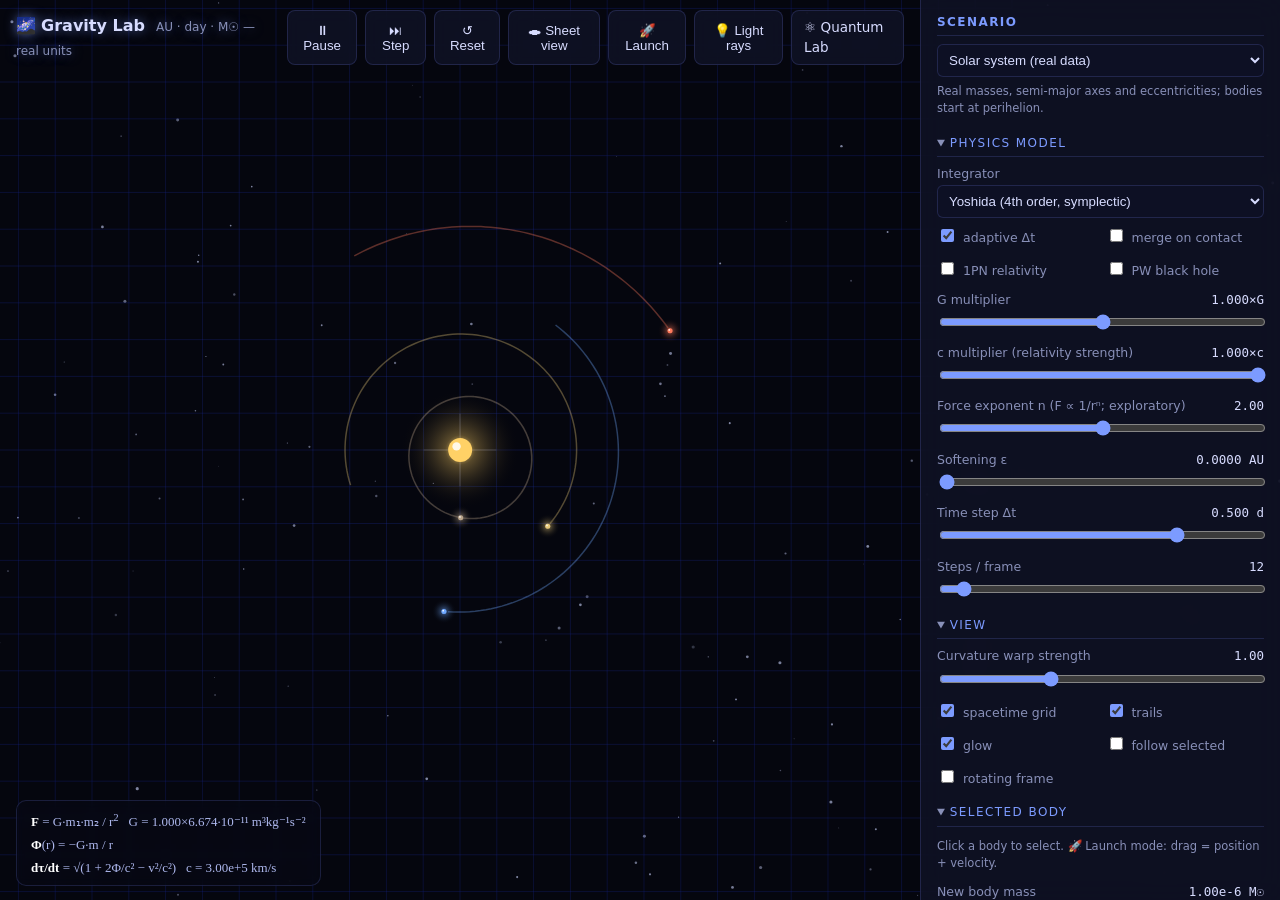
<file: index.html>
<!DOCTYPE html>
<html lang="en">
<head>
<meta charset="UTF-8">
<meta name="viewport" content="width=device-width, initial-scale=1.0">
<title>Gravity Lab — Spacetime Curvature Instrument</title>
<link rel="stylesheet" href="style.css">
</head>
<body>
<div id="app">

  <canvas id="sim"></canvas>

  <header id="topbar">
    <div class="brand">🌌 <b>Gravity Lab</b> <span class="sub">AU · day · M☉ — real units</span></div>
    <div class="toolbar">
      <button id="btnPlay"  class="tb" title="Play / pause (Space)">⏸ Pause</button>
      <button id="btnStep"  class="tb" title="Single step">⏭ Step</button>
      <button id="btnReset" class="tb" title="Reset current scenario">↺ Reset</button>
      <button id="btnView"  class="tb" title="Toggle 2D / 3D sheet view">🕳 Sheet view</button>
      <button id="btnLaunch" class="tb toggle" title="When on: drag on canvas to launch a new body">🚀 Launch</button>
      <button id="btnLight" class="tb" title="Emit a fan of light rays across the view (weak-field deflection, GR factor 2)">💡 Light rays</button>
      <a class="tb" href="quantum.html" title="The quantum-mechanics instrument: Schrödinger equation, solved live">⚛ Quantum Lab</a>
    </div>
  </header>

  <div id="eqbar">
    <span id="eqForce"></span>
    <span id="eqPot"></span>
    <span id="eqDil"></span>
  </div>

  <aside id="panel">

    <section>
      <h2>Scenario</h2>
      <select id="preset">
        <option value="solar">Solar system (real data)</option>
        <option value="mercury">Mercury precession (GR test)</option>
        <option value="s2">S2 around Sgr A* (real orbit)</option>
        <option value="isco">Black hole ISCO (Paczyński–Wiita)</option>
        <option value="trojans">Sun–Jupiter Trojans (L4/L5)</option>
        <option value="binary">Binary stars + planet</option>
        <option value="figure8">Three-body figure-8</option>
        <option value="accretion">Planetesimal accretion (seeded)</option>
        <option value="empty">Empty space (build your own)</option>
      </select>
      <p id="presetInfo" class="hint"></p>
    </section>

    <details open>
      <summary>Physics model</summary>
      <label>Integrator</label>
      <select id="integrator">
        <option value="verlet">Velocity Verlet (2nd order, symplectic)</option>
        <option value="yoshida4">Yoshida (4th order, symplectic)</option>
        <option value="rk4">Runge–Kutta 4 (use for GR forces)</option>
        <option value="euler">Symplectic Euler (1st order)</option>
      </select>
      <div class="checks">
        <label><input type="checkbox" id="cAdaptive" checked> adaptive Δt</label>
        <label><input type="checkbox" id="cMerge"> merge on contact</label>
        <label title="Pairwise EIH first post-Newtonian correction — gives perihelion precession"><input type="checkbox" id="cPN1"> 1PN relativity</label>
        <label title="Paczyński–Wiita potential −GM/(r−rₛ) for the heaviest body — real ISCO at 6GM/c²"><input type="checkbox" id="cPW"> PW black hole</label>
      </div>

      <label>G multiplier <output id="oG"></output></label>
      <input type="range" id="sG" min="-2" max="2" step="0.01" value="0">

      <label>c multiplier (relativity strength) <output id="oC"></output></label>
      <input type="range" id="sC" min="-3" max="0" step="0.01" value="0">

      <label>Force exponent n (F ∝ 1/rⁿ; exploratory) <output id="oN"></output></label>
      <input type="range" id="sN" min="1" max="3" step="0.01" value="2">

      <label>Softening ε <output id="oEps"></output></label>
      <input type="range" id="sEps" min="0" max="0.05" step="0.0005" value="0">

      <label>Time step Δt <output id="oDt"></output></label>
      <input type="range" id="sDt" min="-4" max="1" step="0.01">

      <label>Steps / frame <output id="oSub"></output></label>
      <input type="range" id="sSub" min="1" max="200" step="1" value="12">
    </details>

    <details open>
      <summary>View</summary>
      <label>Curvature warp strength <output id="oWarp"></output></label>
      <input type="range" id="sWarp" min="0" max="3" step="0.01" value="1">
      <div class="checks">
        <label><input type="checkbox" id="cGrid"  checked> spacetime grid</label>
        <label><input type="checkbox" id="cTrail" checked> trails</label>
        <label><input type="checkbox" id="cGlow"  checked> glow</label>
        <label><input type="checkbox" id="cFollow"> follow selected</label>
        <label title="Co-rotating frame of the two heaviest bodies; shows Lagrange points L1–L5 and the effective potential"><input type="checkbox" id="cRot"> rotating frame</label>
      </div>
    </details>

    <details open>
      <summary>Selected body</summary>
      <div id="selInfo" class="mono"></div>
      <div id="editor" style="display:none">
        <h3 id="eName"></h3>
        <div class="editgrid">
          <label>m (M☉)</label><input id="eM"  data-bodyfield="1" type="text">
          <label>x (AU)</label><input id="eX"  data-bodyfield="1" type="text">
          <label>y (AU)</label><input id="eY"  data-bodyfield="1" type="text">
          <label>vx (AU/d)</label><input id="eVx" data-bodyfield="1" type="text">
          <label>vy (AU/d)</label><input id="eVy" data-bodyfield="1" type="text">
        </div>
        <div class="btnrow">
          <button id="btnApplyBody" class="tb small">Apply</button>
          <button id="btnDelBody" class="tb small">Delete body</button>
        </div>
      </div>
      <p class="hint">Click a body to select. 🚀 Launch mode: drag = position + velocity.</p>
      <label>New body mass <output id="oM"></output></label>
      <input type="range" id="sM" min="-8" max="2" step="0.01" value="-6">
    </details>

    <details open>
      <summary>Diagnostics &amp; graphs</summary>
      <div id="readout" class="mono"></div>
      <h3>Energy <span class="hint">KE · PE · total (M☉AU²/d²)</span></h3>
      <canvas id="gEnergy" width="300" height="100"></canvas>
      <h3>Conservation <span class="hint">log₁₀|drift|: E · L · p</span></h3>
      <canvas id="gCons" width="300" height="100"></canvas>
      <h3>Curvature slice <span class="hint">Φ(x) · 1−dτ/dt</span></h3>
      <canvas id="gCurv" width="300" height="100"></canvas>
      <h3>Kepler test <span class="hint">measured T vs a (log–log)</span></h3>
      <canvas id="gKepler" width="300" height="100"></canvas>
    </details>

    <details>
      <summary>Data</summary>
      <div class="btnrow">
        <button id="btnCSV" class="tb small" title="Export recorded trajectories as CSV">⬇ CSV</button>
        <button id="btnSave" class="tb small" title="Save full state as JSON">⬇ Save</button>
        <button id="btnLoad" class="tb small" title="Load a saved JSON state">⬆ Load</button>
        <input type="file" id="fileLoad" accept=".json" style="display:none">
      </div>
      <p class="hint">CSV holds the auto-decimated trajectory record (t, x, y, vx, vy per body). JSON snapshots are exact and reloadable. The validation suite ships in <code>test/</code> — run <code>node test/run.js</code>.</p>
    </details>

    <section class="hint">
      <b>Controls:</b> wheel = zoom · drag = pan (2D) / orbit (3D) · click = select · Space = pause
    </section>

  </aside>
</div>
<script src="physics.js"></script>
<script src="presets.js"></script>
<script src="main.js"></script>
</body>
</html>
</file>
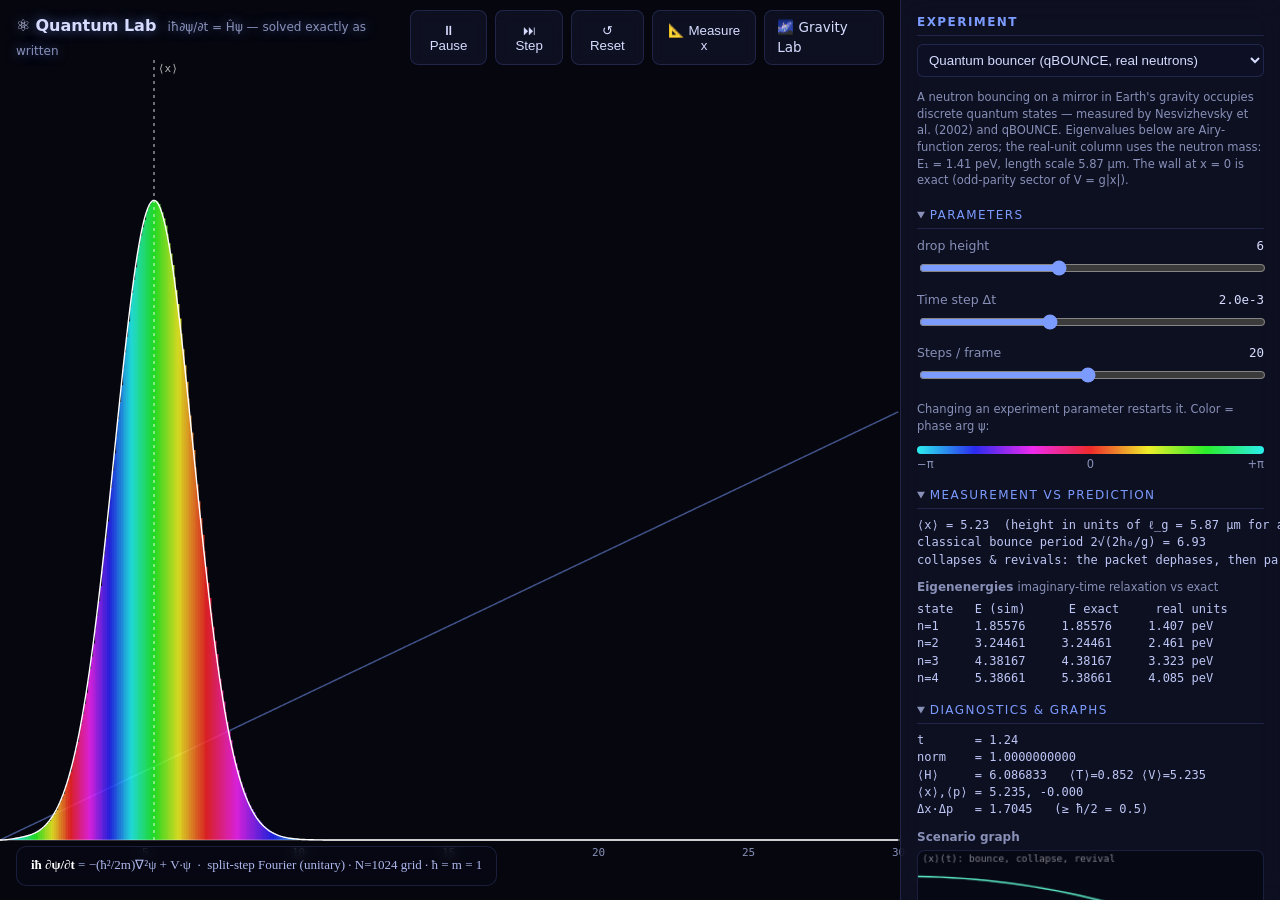
<file: quantum.html>
<!DOCTYPE html>
<html lang="en">
<head>
<meta charset="UTF-8">
<meta name="viewport" content="width=device-width, initial-scale=1.0">
<title>Quantum Lab — Schrödinger Equation Instrument</title>
<link rel="stylesheet" href="style.css">
<style>
  #panel { width: 380px; }
  #topbar { right: 380px; }
  .phasebar {
    height: 8px; border-radius: 4px; margin: 6px 0 2px;
    background: linear-gradient(90deg,#0ff,#00f,#f0f,#f00,#ff0,#0f0,#0ff);
    background: linear-gradient(90deg,
      hsl(180,85%,55%), hsl(240,85%,55%), hsl(300,85%,55%),
      hsl(0,85%,55%), hsl(60,85%,55%), hsl(120,85%,55%), hsl(180,85%,55%));
  }
</style>
</head>
<body>
<div id="app">

  <canvas id="sim"></canvas>

  <header id="topbar">
    <div class="brand">⚛ <b>Quantum Lab</b> <span class="sub">iħ∂ψ/∂t = Ĥψ — solved exactly as written</span></div>
    <div class="toolbar">
      <button id="btnPlay"  class="tb" title="Play / pause (Space)">⏸ Pause</button>
      <button id="btnStep"  class="tb" title="Single frame">⏭ Step</button>
      <button id="btnReset" class="tb" title="Restart experiment">↺ Reset</button>
      <button id="btnMeasure" class="tb" title="Projective position measurement: samples x from |ψ|² and collapses the packet (1D)">📐 Measure x</button>
      <a class="tb" href="index.html" title="Back to the gravity instrument">🌌 Gravity Lab</a>
    </div>
  </header>

  <div id="eqbar">
    <span id="eqPsi"></span>
    <span id="eqV"></span>
  </div>

  <aside id="panel">

    <section>
      <h2>Experiment</h2>
      <select id="preset">
        <option value="bouncer">Quantum bouncer (qBOUNCE, real neutrons)</option>
        <option value="gravimeter">Atom-interferometer gravimeter</option>
        <option value="doubleslit">Double slit (matter waves)</option>
        <option value="tunnel">Tunneling through a barrier</option>
        <option value="harmonic">Harmonic oscillator (coherent state)</option>
        <option value="free">Free wave packet (dispersion)</option>
        <option value="orbit">Ehrenfest: packet orbiting a 1/r well</option>
        <option value="entangle">Two particles: entanglement</option>
      </select>
      <p id="scenInfo" class="hint"></p>
    </section>

    <details open>
      <summary>Parameters</summary>
      <div id="params"></div>
      <label>Time step Δt <output id="oDt"></output></label>
      <input type="range" id="sDt" min="-4" max="-0.5" step="0.01" value="-1.7">
      <label>Steps / frame <output id="oPF"></output></label>
      <input type="range" id="sPF" min="1" max="40" step="1" value="4">
      <p class="hint">Changing an experiment parameter restarts it. Color = phase arg ψ:</p>
      <div class="phasebar"></div>
      <div class="hint" style="display:flex;justify-content:space-between"><span>−π</span><span>0</span><span>+π</span></div>
    </details>

    <details open>
      <summary>Measurement vs prediction</summary>
      <div id="scenMeasure" class="mono"></div>
      <div id="eigenBox" style="display:none">
        <h3>Eigenenergies <span class="hint">imaginary-time relaxation vs exact</span></h3>
        <div id="eigenTable" class="mono"></div>
      </div>
    </details>

    <details open>
      <summary>Diagnostics &amp; graphs</summary>
      <div id="readout" class="mono"></div>
      <h3>Scenario graph</h3>
      <canvas id="gScen" width="320" height="110"></canvas>
      <h3>Unitarity <span class="hint">log₁₀|drift|: norm · ⟨H⟩</span></h3>
      <canvas id="gCons" width="320" height="90"></canvas>
      <h3>Heisenberg <span class="hint">Δx·Δp vs ħ/2</span></h3>
      <canvas id="gUnc" width="320" height="90"></canvas>
    </details>

    <section class="hint">
      The validation suite for this engine ships in <code>test/qm-run.js</code> — run
      <code>node test/qm-run.js</code>. Space = pause.
    </section>

  </aside>
</div>
<script src="qm-engine.js"></script>
<script src="qm-scenarios.js"></script>
<script src="qm-main.js"></script>
</body>
</html>
</file>
<file: style.css>
:root {
  --bg: #05060e;
  --panel: rgba(16, 19, 38, 0.82);
  --border: rgba(120, 140, 255, 0.18);
  --text: #d7dcff;
  --dim: #8890b8;
  --accent: #7c9bff;
  --accent2: #ff9d5c;
}

* { box-sizing: border-box; }

html, body {
  margin: 0;
  height: 100%;
  background: var(--bg);
  color: var(--text);
  font: 14px/1.45 "Segoe UI", system-ui, sans-serif;
  overflow: hidden;
}

#app { position: relative; width: 100%; height: 100%; }

#sim {
  position: absolute;
  inset: 0;
  display: block;
  cursor: crosshair;
}

/* ---------- top bar ---------- */
#topbar {
  position: absolute;
  top: 0; left: 0; right: 360px;
  display: flex;
  align-items: center;
  justify-content: space-between;
  gap: 12px;
  padding: 10px 16px;
  pointer-events: none;
}
#topbar .brand { font-size: 16px; text-shadow: 0 0 12px rgba(124,155,255,.6); }
#topbar .brand .sub { color: var(--dim); font-size: 12px; margin-left: 6px; }
.toolbar { display: flex; gap: 8px; pointer-events: auto; }

a.tb { text-decoration: none; display: inline-flex; align-items: center; font-size: 13.5px; }
a.tb, button.tb {
  background: var(--panel);
  color: var(--text);
  border: 1px solid var(--border);
  border-radius: 8px;
  padding: 7px 12px;
  cursor: pointer;
  backdrop-filter: blur(8px);
  transition: all .15s;
}
button.tb:hover { border-color: var(--accent); box-shadow: 0 0 14px rgba(124,155,255,.35); }
button.tb.on { background: rgba(124,155,255,.25); border-color: var(--accent); }

/* ---------- equation bar ---------- */
#eqbar {
  position: absolute;
  left: 16px; bottom: 14px;
  display: flex;
  flex-direction: column;
  gap: 3px;
  font: 13px/1.5 "Cambria Math", Georgia, serif;
  color: #aeb8ee;
  background: rgba(8,10,22,.55);
  border: 1px solid var(--border);
  border-radius: 10px;
  padding: 8px 14px;
  backdrop-filter: blur(6px);
  pointer-events: none;
}
#eqbar b { color: #fff; }

/* ---------- side panel ---------- */
#panel {
  position: absolute;
  top: 0; right: 0; bottom: 0;
  width: 360px;
  overflow-y: auto;
  background: var(--panel);
  border-left: 1px solid var(--border);
  backdrop-filter: blur(14px);
  padding: 14px 16px 30px;
}
#panel section { margin-bottom: 18px; }
#panel h2 {
  font-size: 12px;
  text-transform: uppercase;
  letter-spacing: .12em;
  color: var(--accent);
  margin: 0 0 8px;
  border-bottom: 1px solid var(--border);
  padding-bottom: 4px;
}
#panel h3 { font-size: 12px; color: var(--dim); margin: 10px 0 4px; }
#panel label { display: block; margin: 8px 0 2px; color: var(--dim); font-size: 12.5px; }
#panel output { float: right; color: var(--text); font-family: ui-monospace, monospace; }

input[type=range] {
  width: 100%;
  accent-color: var(--accent);
  height: 18px;
}
select {
  width: 100%;
  background: #0d1024;
  color: var(--text);
  border: 1px solid var(--border);
  border-radius: 6px;
  padding: 7px;
}
.checks { display: grid; grid-template-columns: 1fr 1fr; gap: 2px 10px; }
.checks label { margin: 4px 0; cursor: pointer; }
.checks input { accent-color: var(--accent); margin-right: 5px; }

.hint { color: var(--dim); font-size: 11.5px; font-weight: normal; text-transform: none; letter-spacing: 0; }
.mono { font-family: ui-monospace, "Cascadia Code", monospace; font-size: 12px; white-space: pre; color: #bdc6f6; }

#panel canvas {
  width: 100%;
  background: rgba(5,6,16,.7);
  border: 1px solid var(--border);
  border-radius: 8px;
}

/* ---------- collapsible groups & editor ---------- */
#panel details { margin-bottom: 14px; }
#panel summary {
  font-size: 12px;
  text-transform: uppercase;
  letter-spacing: .12em;
  color: var(--accent);
  border-bottom: 1px solid var(--border);
  padding-bottom: 4px;
  margin-bottom: 8px;
  cursor: pointer;
  user-select: none;
}
#panel summary::marker { color: var(--dim); }

.editgrid {
  display: grid;
  grid-template-columns: auto 1fr;
  gap: 4px 8px;
  align-items: center;
}
.editgrid label { margin: 0; }
.editgrid input {
  background: #0d1024;
  color: var(--text);
  border: 1px solid var(--border);
  border-radius: 5px;
  padding: 4px 6px;
  font: 12px ui-monospace, monospace;
  width: 100%;
}
.btnrow { display: flex; gap: 8px; margin: 8px 0; }
button.tb.small { padding: 5px 10px; font-size: 12px; }

#eqbar .tag {
  background: rgba(255,157,92,.18);
  border: 1px solid rgba(255,157,92,.4);
  border-radius: 5px;
  padding: 0 5px;
  font-size: 11px;
  color: #ffb98a;
}
#presetInfo { margin: 6px 0 0; }

::-webkit-scrollbar { width: 8px; }
::-webkit-scrollbar-thumb { background: rgba(124,155,255,.25); border-radius: 4px; }
::-webkit-scrollbar-track { background: transparent; }
</file>
